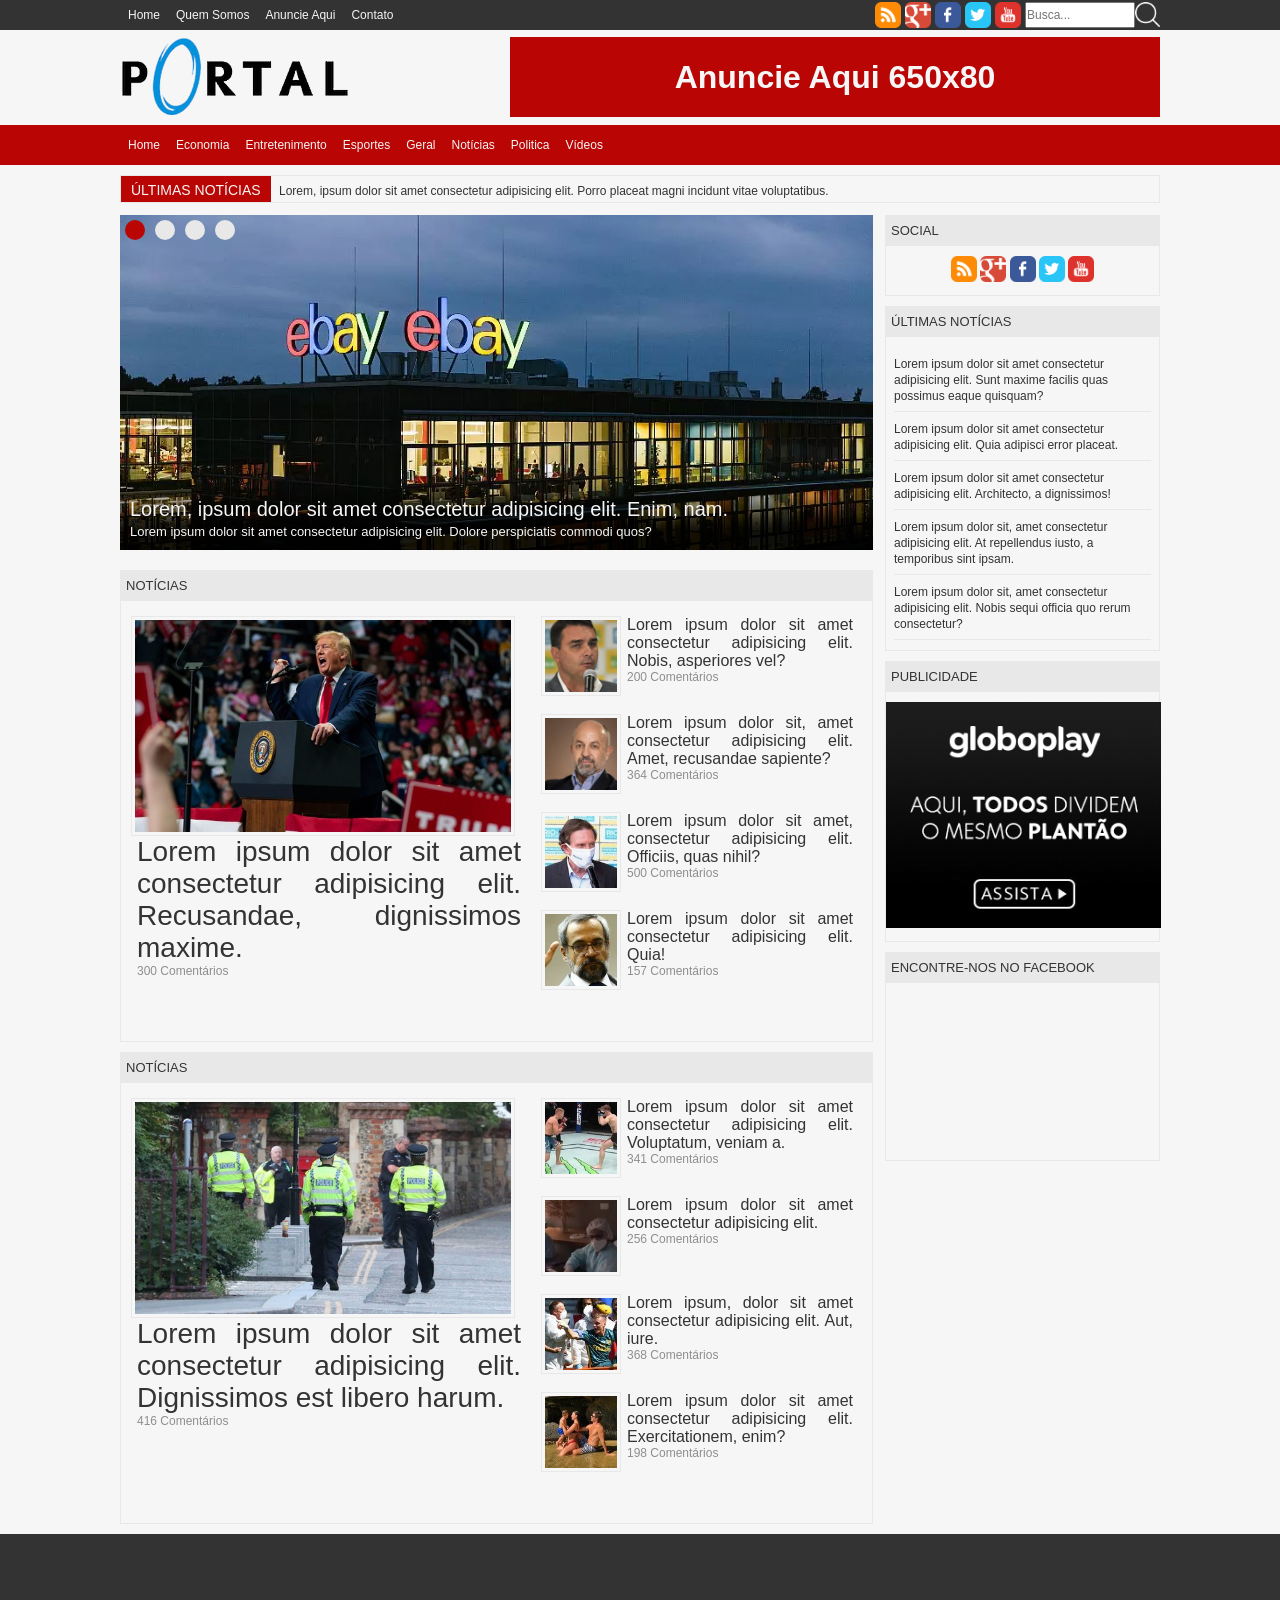
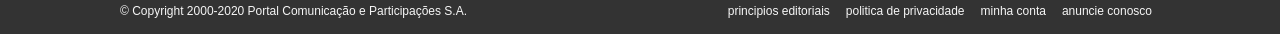
<file: portal-web-html5/index.html>
<!DOCTYPE html>
<html lang="en">

<head>
    <meta charset="UTF-8">
    <meta name="viewport" content="width=device-width, initial-scale=1.0">
    <link rel="stylesheet" href="css/style.css">
    <link rel="stylesheet" href="css/mobile.css">
    <title>Portal Web HTML5</title>
</head>

<body>

    <!-- Barra de paginas, busca e redes sociais do topo da paginas -->
    <div class="topo">
        <div class="topoint">
            <div class="topoleft">
                <ul>
                    <li><a href="#">Home</a></li>
                    <li><a href="#">Quem Somos</a></li>
                    <li><a href="#">Anuncie Aqui</a></li>
                    <li><a href="#">Contato</a></li>
                </ul>
            </div>
            <div class="toporight">
                <input type="image" src="images/lupa.png" width="25">
                <input class="topobusca" type="text" name="busca" placeholder="Busca...">
                <a href="#"><img src="images/youtube.png" width="26" height="26"></a>
                <a href="#"><img src="images/twitter.png" width="26" height="26"></a>
                <a href="#"><img src="images/facebook.png" width="26" height="26"></a>
                <a href="#"><img src="images/googleplus.png" width="26" height="26"></a>
                <a href="#"><img src="images/rss.png" width="26" height="26"></a>
            </div>
        </div>
    </div>

    <!-- Área de logo do site e publicidade -->
    <div class="topo2">
        <div class="topo2int">
            <div class="logo">
                <img src="images/logo.png" width="230">
            </div>
            <div class="banner">Anuncie Aqui 650x80</div>
        </div>
    </div>

    <!-- Menu de navegação da notícias -->
    <div class="menu">
        <div class="menuint">
            <img src="images/menu.png" alt="" width="40px" height="40px" class="menumobile" onclick="toggleMenu()">
            <ul id="menu">
                <li><a href="#">Home</a></li>
                <li><a href="#">Economia</a></li>
                <li>
                    <a href="#">Entretenimento</a>
                    <div class="submenu">
                        <div class="submenuitem"><a href="">Programas de TV</a></div>
                        <div class="submenuitem"><a href="">Séries</a></div>
                        <div class="submenuitem"><a href="">Famosos</a></div>
                        <div class="submenuitem"><a href="">Moda & Estilo</a></div>
                        <div class="submenuitem"><a href="">Gastronomia</a></div>
                        <div class="submenuitem"><a href="">Bem Estar & Saude</a></div>
                        <div class="submenuitem"><a href="">Casa & Decoração</a></div>
                        <div class="submenuitem"><a href="">Podcast</a></div>
                    </div>
                </li>
                <li>
                    <a href="#">Esportes</a>
                    <div class="submenu">
                        <div class="submenuitem"><a href="">Agenda</a></div>
                        <div class="submenuitem"><a href="">Cartola FC</a></div>
                        <div class="submenuitem"><a href="">Combate</a></div>
                        <div class="submenuitem"><a href="">e-Sports</a></div>
                        <div class="submenuitem"><a href="">Futebol</a></div>
                        <div class="submenuitem"><a href="">NBA</a></div>
                        <div class="submenuitem"><a href="">NFL</a></div>
                        <div class="submenuitem"><a href="">Combate</a></div>
                        <div class="submenuitem"><a href="">Olimpiadas</a></div>
                    </div>
                </li>
                <li><a href="#">Geral</a></li>
                <li>
                    <a href="#">Notícias</a>
                    <div class="submenu">
                        <div class="submenuitem"><a href="">Agro</a></div>
                        <div class="submenuitem"><a href="">Carros</a></div>
                        <div class="submenuitem"><a href="">Ciencia</a></div>
                        <div class="submenuitem"><a href="">Concursos</a></div>
                        <div class="submenuitem"><a href="">Educação</a></div>
                        <div class="submenuitem"><a href="">Mundo</a></div>
                        <div class="submenuitem"><a href="">Natureza</a></div>
                        <div class="submenuitem"><a href="">Tecnologia</a></div>
                        <div class="submenuitem"><a href="">Música</a></div>
                        <div class="submenuitem"><a href="">Turismo</a></div>
                    </div>
                </li>
                <li><a href="#">Politica</a></li>
                <li><a href="#">Vídeos</a></li>
            </ul>
        </div>
    </div>

    <!-- Area de destaque para as notícias mais recentes -->
    <div class="ultimasnoticias">
        <div class="ultimasnoticiasint">
            <div class="ultimas-noticias-area">
                <div class="ultimas-noticias-titulo">ÚLTIMAS NOTÍCIAS</div>
                <div class="ultimas-noticias-noticia">Lorem, ipsum dolor sit amet consectetur adipisicing elit. Porro placeat magni incidunt vitae voluptatibus. </div>
            </div>
        </div>
    </div>

    <!-- Área principal de noticias-->
    <main>
        <div class="container">

            <!-- Area de noticias do canto esquerdo do site-->
            <div class="left-side">

                <!-- Slideshow de noticias do site -->
                <div class="slideshow" id="slideshow">
                    <!-- bolinhas de link do slide -->
                    <div class="slide-pointers">
                        <div class="bolinha bolinha-ativa" onclick="mudarSlide(0)" data-value="0"></div>
                        <div class="bolinha" onclick="mudarSlide(1)" data-value="1"></div>
                        <div class="bolinha" onclick="mudarSlide(2)" data-value="2"></div>
                        <div class="bolinha" onclick="mudarSlide(3)" data-value="3"></div>
                    </div>
                    <div class="slideshow-area">
                        <!-- Slide 1 -->
                        <a href="">
                            <div class="slide" style="background-image: url('images/noticia1.webp');">
                                <div class="slide-info">
                                    <div class="slide-info-titulo">
                                        Lorem, ipsum dolor sit amet consectetur adipisicing elit. Enim, nam.
                                    </div>
                                    <div class="slide-info-subtitulo">
                                        Lorem ipsum dolor sit amet consectetur adipisicing elit. Dolore perspiciatis commodi quos?
                                    </div>
                                </div>
                            </div>
                        </a>
                        <!-- Slide 2 -->
                        <a href="">
                            <div class="slide" style="background-image: url('images/noticia2.webp');">
                                <div class="slide-info">
                                    <div class="slide-info-titulo">
                                        Lorem ipsum dolor sit amet consectetur adipisicing elit.
                                    </div>
                                    <div class="slide-info-subtitulo">
                                        Lorem ipsum dolor, sit amet consectetur adipisicing elit. Consectetur nam non earum blanditiis debitis!
                                    </div>
                                </div>
                            </div>
                        </a>
                        <!-- Slide 3 -->
                        <a href="">
                            <div class="slide" style="background-image: url('images/noticia3.webp');">
                                <div class="slide-info">
                                    <div class="slide-info-titulo">
                                        Lorem ipsum dolor sit amet consectetur adipisicing elit. Doloremque, sed veniam?
                                    </div>
                                    <div class="slide-info-subtitulo">
                                        Lorem ipsum dolor sit amet consectetur adipisicing elit. Quam quisquam eaque modi architecto.
                                    </div>
                                </div>
                            </div>
                        </a>
                        <!-- Slide 4 -->
                        <a href="">
                            <div class="slide" style="background-image: url('images/noticia4.webp');">
                                <div class="slide-info">
                                    <div class="slide-info-titulo">
                                        Lorem ipsum dolor sit amet consectetur adipisicing elit. Enim, laboriosam.
                                    </div>
                                    <div class="slide-info-subtitulo">
                                        Lorem ipsum dolor, sit amet consectetur adipisicing elit. Possimus debitis neque iste qui sit perspiciatis recusandae quam?
                                    </div>
                                </div>
                            </div>
                        </a>
                    </div>
                </div>

                <!-- Areas de Noticia 01-->
                <div class="widget">
                    <div class="widget-titulo">NOTÍCIAS</div>
                    <div class="widget-conteudo">
                        <div class="noticia-area-1 noticia-big">
                            <div class="noticia-item-1">
                                <div class="noticia-img">
                                    <img src="images/principal1.jpg" alt="" width="376px" height="212px">
                                </div>
                                <div class="noticia-titulo">
                                    Lorem ipsum dolor sit amet consectetur adipisicing elit. Recusandae, dignissimos maxime.
                                </div>
                                <div class="noticia-info">
                                    300 Comentários
                                </div>
                            </div>
                        </div>
                        <div class="noticia-area-2">
                            <div class="noticia-item-1">
                                <div class="noticia-img">
                                    <img src="images/mini1.jpg" alt="" width="72px" height="72px">
                                </div>
                                <div class="noticia-titulo">
                                    Lorem ipsum dolor sit amet consectetur adipisicing elit. Nobis, asperiores vel?
                                </div>
                                <div class="noticia-info">
                                    200 Comentários
                                </div>
                            </div>
                            <div class="noticia-item-1">
                                <div class="noticia-img">
                                    <img src="images/mini2.jpg" alt="" width="72px" height="72px">
                                </div>
                                <div class="noticia-titulo">
                                    Lorem ipsum dolor sit, amet consectetur adipisicing elit. Amet, recusandae sapiente?
                                </div>
                                <div class="noticia-info">
                                    364 Comentários
                                </div>
                            </div>
                            <div class="noticia-item-1">
                                <div class="noticia-img">
                                    <img src="images/mini3.jpg" alt="" width="72px" height="72px">
                                </div>
                                <div class="noticia-titulo">
                                    Lorem ipsum dolor sit amet, consectetur adipisicing elit. Officiis, quas nihil?
                                </div>
                                <div class="noticia-info">
                                    500 Comentários
                                </div>
                            </div>
                            <div class="noticia-item-1">
                                <div class="noticia-img">
                                    <img src="images/mini4.jpg" alt="" width="72px" height="72px">
                                </div>
                                <div class="noticia-titulo">
                                    Lorem ipsum dolor sit amet consectetur adipisicing elit. Quia!
                                </div>
                                <div class="noticia-info">
                                    157 Comentários
                                </div>
                            </div>
                        </div>
                        <div style="clear: both;"></div>
                    </div>
                </div>
                <div style="clear: both;"></div>

                <!-- Areas de Noticia 02-->
                <div class="widget">
                    <div class="widget-titulo">NOTÍCIAS</div>
                    <div class="widget-conteudo">
                        <div class="noticia-area-1 noticia-big">
                            <div class="noticia-item-1">
                                <div class="noticia-img">
                                    <img src="images/principal2.jpg" alt="" width="376px" height="212px">
                                </div>
                                <div class="noticia-titulo">
                                    Lorem ipsum dolor sit amet consectetur adipisicing elit. Dignissimos est libero harum.
                                </div>
                                <div class="noticia-info">
                                    416 Comentários
                                </div>
                            </div>
                        </div>
                        <div class="noticia-area-2">
                            <div class="noticia-item-1">
                                <div class="noticia-img">
                                    <img src="images/mini5.jpeg" alt="" width="72px" height="72px">
                                </div>
                                <div class="noticia-titulo">
                                    Lorem ipsum dolor sit amet consectetur adipisicing elit. Voluptatum, veniam a.
                                </div>
                                <div class="noticia-info">
                                    341 Comentários
                                </div>
                            </div>
                            <div class="noticia-item-1">
                                <div class="noticia-img">
                                    <img src="images/mini6.jpg" alt="" width="72px" height="72px">
                                </div>
                                <div class="noticia-titulo">
                                    Lorem ipsum dolor sit amet consectetur adipisicing elit.
                                </div>
                                <div class="noticia-info">
                                    256 Comentários
                                </div>
                            </div>
                            <div class="noticia-item-1">
                                <div class="noticia-img">
                                    <img src="images/mini7.jpg" alt="" width="72px" height="72px">
                                </div>
                                <div class="noticia-titulo">
                                    Lorem ipsum, dolor sit amet consectetur adipisicing elit. Aut, iure.
                                </div>
                                <div class="noticia-info">
                                    368 Comentários
                                </div>
                            </div>
                            <div class="noticia-item-1">
                                <div class="noticia-img">
                                    <img src="images/mini8.jpeg" alt="" width="72px" height="72px">
                                </div>
                                <div class="noticia-titulo">
                                    Lorem ipsum dolor sit amet consectetur adipisicing elit. Exercitationem, enim?
                                </div>
                                <div class="noticia-info">
                                    198 Comentários
                                </div>
                            </div>
                        </div>
                        <div style="clear: both;"></div>
                    </div>
                </div>
                <div style="clear: both;"></div>
            </div>

            <!-- sessão lateral direita do site -->
            <div class="right-side">

                <!-- Area de redes sociais -->
                <div class="widget">
                    <div class="widget-titulo">SOCIAL</div>
                    <div class="widget-conteudo">
                        <a href="#"><img src="images/rss.png" width="26" height="26"></a>
                        <a href="#"><img src="images/googleplus.png" width="26" height="26"></a>
                        <a href="#"><img src="images/facebook.png" width="26" height="26"></a>
                        <a href="#"><img src="images/twitter.png" width="26" height="26"></a>
                        <a href="#"><img src="images/youtube.png" width="26" height="26"></a>
                    </div>
                </div>

                <!-- Area de destaque para ultimas noticias -->
                <div class="widget">
                    <div class="widget-titulo">ÚLTIMAS NOTÍCIAS</div>
                    <div class="widget-conteudo">
                        <div class="noticia-item">
                            <a href="">Lorem ipsum dolor sit amet consectetur adipisicing elit. Sunt maxime facilis quas possimus eaque quisquam?</a>
                        </div>
                        <div class="noticia-item">
                            <a href="">Lorem ipsum dolor sit amet consectetur adipisicing elit. Quia adipisci error placeat.</a>
                        </div>
                        <div class="noticia-item">
                            <a href="">Lorem ipsum dolor sit amet consectetur adipisicing elit. Architecto, a dignissimos!</a>
                        </div>
                        <div class="noticia-item">
                            <a href="">Lorem ipsum dolor sit, amet consectetur adipisicing elit. At repellendus iusto, a temporibus sint ipsam.</a>
                        </div>
                        <div class="noticia-item">
                            <a href="">Lorem ipsum dolor sit, amet consectetur adipisicing elit. Nobis sequi officia quo rerum consectetur?</a>
                        </div>
                    </div>
                </div>

                <!-- Area de publicidade -->
                <div class="widget">
                    <div class="widget-titulo">PUBLICIDADE</div>
                    <div class="widget-conteudo">
                        <img src="images/banner_globoplay.png" width="275">
                    </div>
                </div>

                <!-- Area de divulgação de pagina do Facebook -->
                <div class="widget">
                    <div class="widget-titulo">ENCONTRE-NOS NO FACEBOOK</div>
                    <div class="widget-conteudo">
                        <iframe src="https://www.facebook.com/plugins/page.php?href=https%3A%2F%2Fwww.facebook.com%2FBurgerKingBrasil%2F&tabs&width=340&height=154&small_header=true&adapt_container_width=true&hide_cover=false&show_facepile=true&appId" width="275" height="154"
                            style="border:none;overflow:hidden" scrolling="no" frameborder="0" allowTransparency="true" allow="encrypted-media"></iframe>
                    </div>
                </div>
            </div>
        </div>
    </main>

    <div style="clear: both;"></div>

    <footer>
        <div class="footer-int">
            <div class="footer-left">
                &copy; Copyright 2000-2020 Portal Comunicação e Participações S.A.
            </div>
            <div class="footer-right">
                <ul>
                    <li>principios editoriais</li>
                    <li>politica de privacidade</li>
                    <li>minha conta </li>
                    <li>anuncie conosco</li>
                </ul>
            </div>
        </div>
    </footer>

    <script type="text/javascript" src="js/script.js"></script>

</body>

</html>
</file>
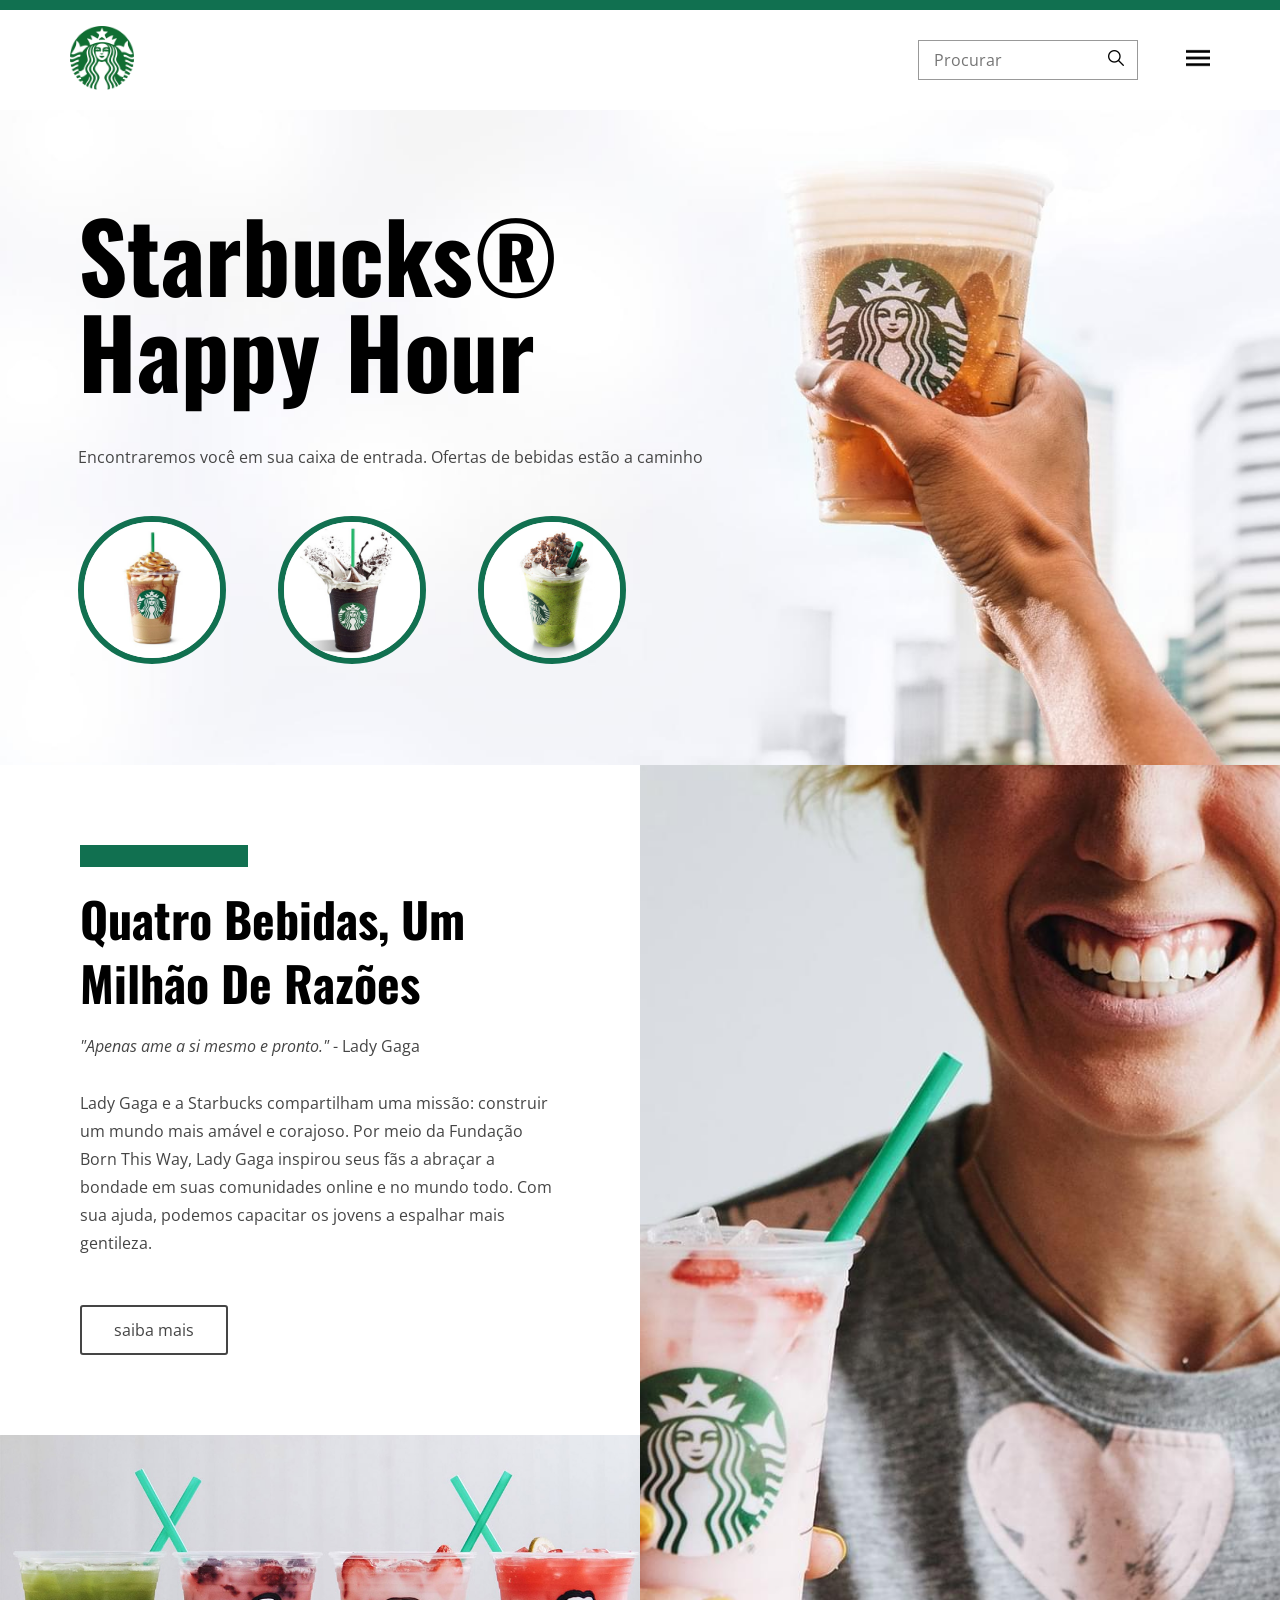
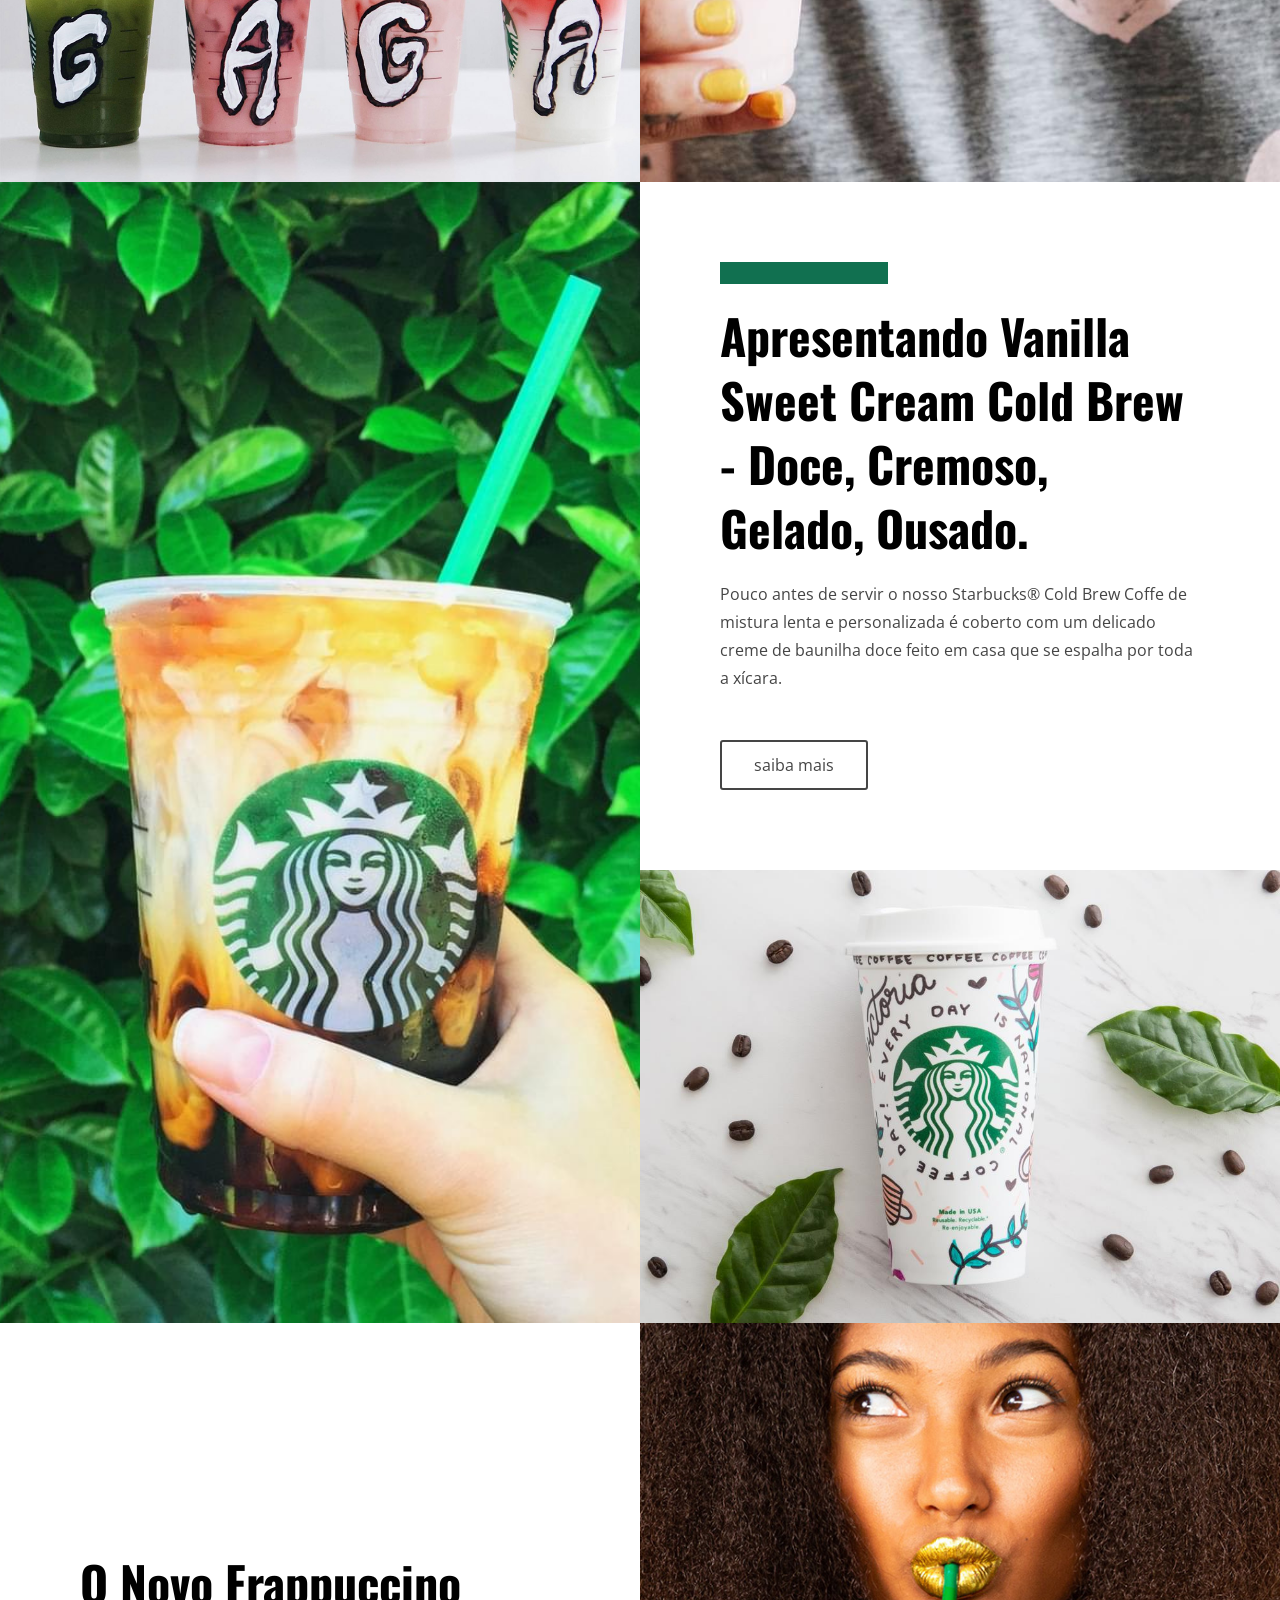
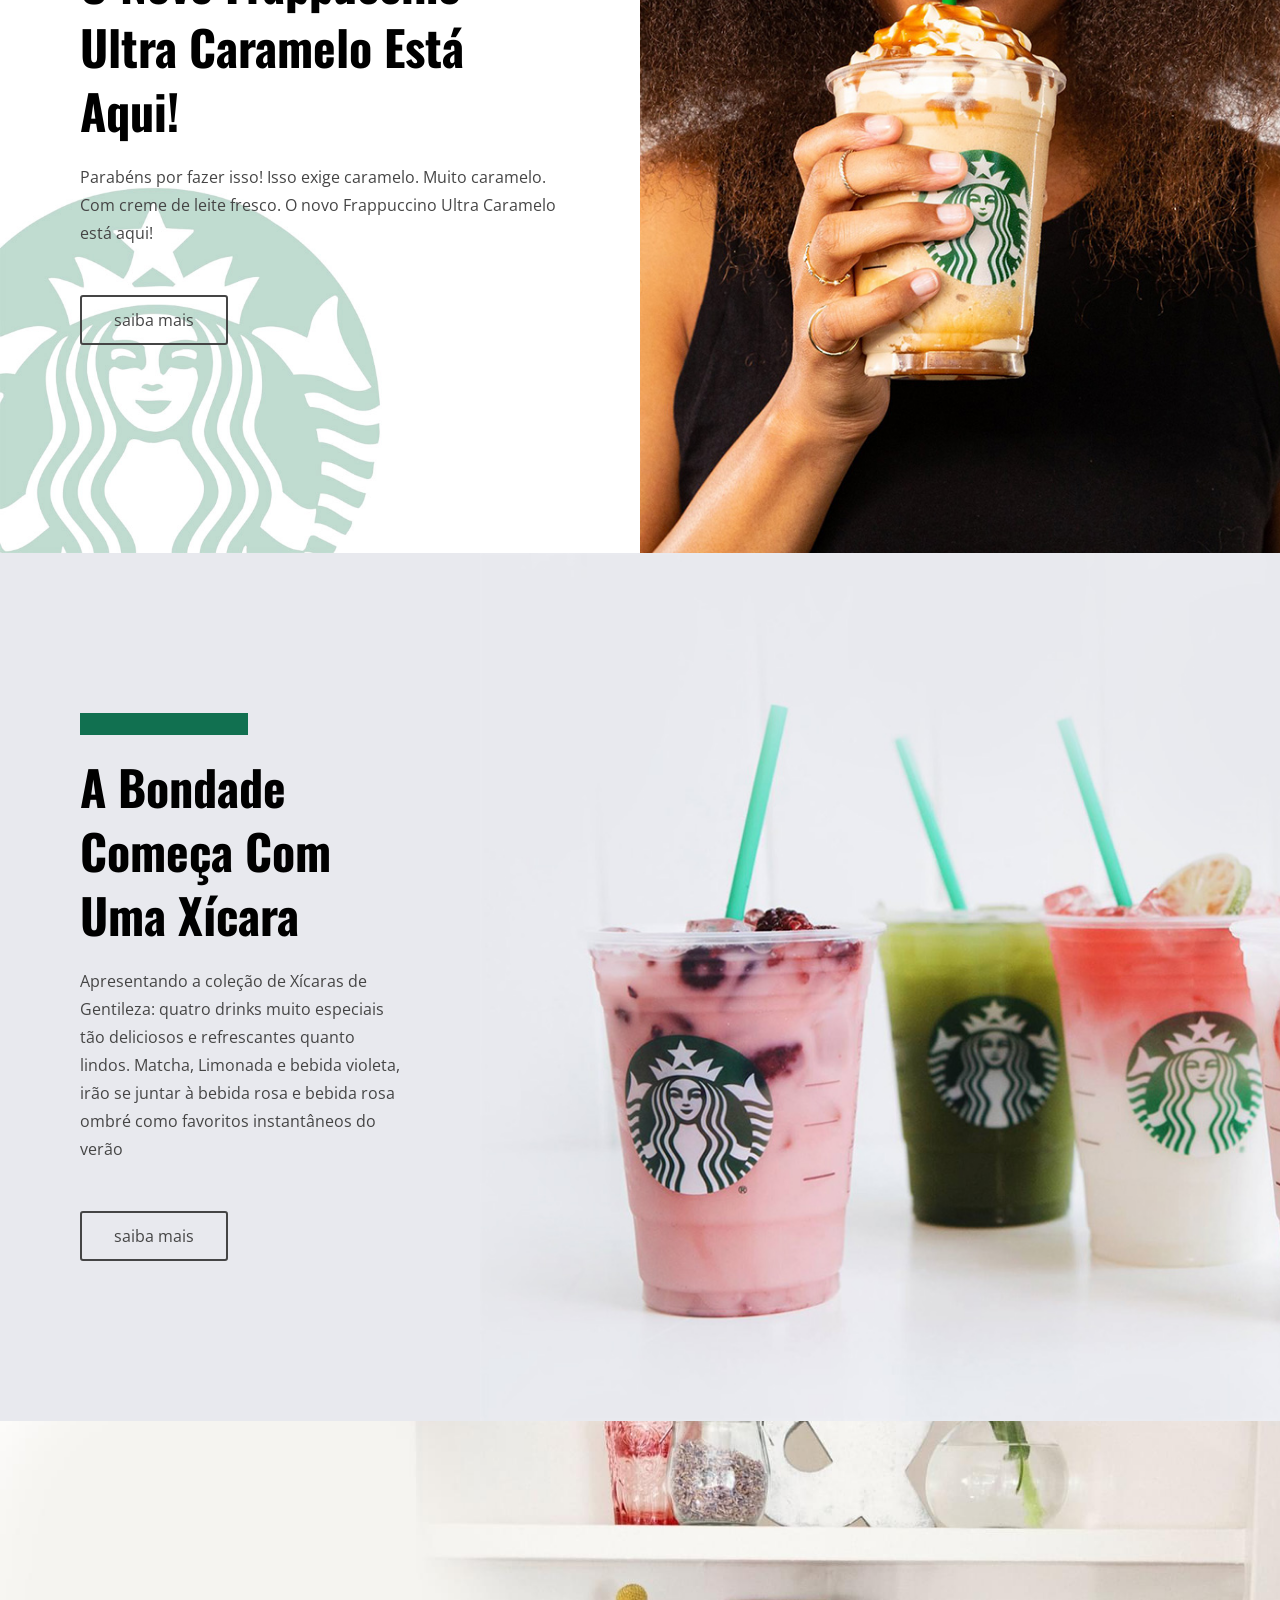
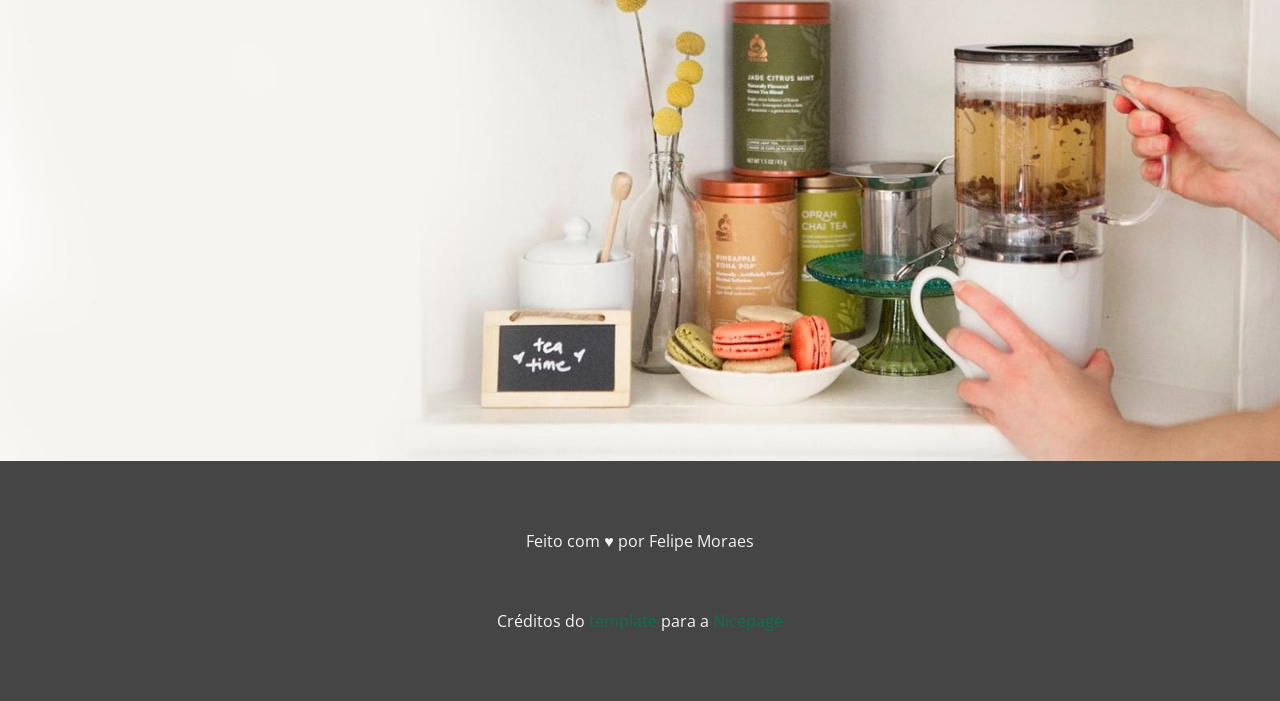
<file: starbucks-template/index.html>
<!DOCTYPE html>
<html lang="pt-br">

<head>
    <meta charset="UTF-8">
    <meta name="viewport" content="width=device-width, initial-scale=1.0">
    <link rel="stylesheet" href="assets/css/style.css">
    <title>Starbucks® | Site Oficial</title>
</head>

<body>

    <header>
        <div class="line"></div>
        <div class="container header--area">
            <div class="header-left">
                <a href="#">
                    <img src="assets/images/logo.png" alt="">
                </a>
            </div>  
            <div class="header-right">
               <div class="header--search">
                    <form action="">
                        <input type="text" name="search" placeholder="Procurar" />
                        <button>
                            <img src="assets/images/loupe.png" alt="">
                        </button>
                    </form>
               </div>
               <div class="header--menu">
                   <img src="assets/images/menu.png" alt="">
               </div>
            </div>
        </div>
    </header>

    <section class="banner">
        <div class="container">
            <h1>Starbucks® <br>Happy Hour</h1>
            <p>Encontraremos você em sua caixa de entrada. Ofertas de bebidas estão a caminho</p>
            <div class="banner--images">
                <img src="assets/images/c1.jpg" alt="">
                <img src="assets/images/c2.jpg" alt="">
                <img src="assets/images/c3.jpg" alt="">
            </div>
        </div>
    </section>

    <section class="area-1">
        <div class="area-1--content">
            <div class="bar"></div>
            <h2>Quatro Bebidas, Um Milhão De Razões</h2>
            <div class="area-1--quote"><em>"Apenas ame a si mesmo e pronto."</em> - Lady Gaga</div>
            <div class="area-1--text">Lady Gaga e a Starbucks compartilham uma missão: construir um mundo mais amável e corajoso. Por meio da Fundação Born This Way, Lady Gaga inspirou seus fãs a abraçar a bondade em suas comunidades online e no mundo todo. Com sua ajuda, podemos capacitar os jovens a espalhar mais gentileza.</div>
            <a href="" class="button">saiba mais</a>
        </div>
        <div class="area-1--img-1"></div>
        <div class="area-1--img-2"></div>
    </section>

    <section class="area-2">
        <div class="area-2--content">
            <div class="bar"></div>
            <h2>Apresentando Vanilla Sweet Cream Cold Brew - Doce, Cremoso, Gelado, Ousado.</h2>
            <div class="area-2--text">Pouco antes de servir o nosso Starbucks® Cold Brew Coffe de mistura lenta e personalizada é coberto com um delicado creme de baunilha doce feito em casa que se espalha por toda a xícara.</div>
            <a href="" class="button">saiba mais</a>
        </div>
        <div class="area-2--img-1"></div>
        <div class="area-2--img-2"></div>
    </section>

    <section class="area-3">
        <div class="area-3--content">
            <h2>O Novo Frappuccino Ultra Caramelo Está Aqui!</h2>
            <div class="area-2--text">Parabéns por fazer isso! Isso exige caramelo. Muito caramelo. Com creme de leite fresco. O novo Frappuccino Ultra Caramelo está aqui!</div>
            <a href="" class="button">saiba mais</a>
        </div>
        <div class="area-3--img-1"></div>
    </section>

    <section class="area-4">
       <div class="area-4--content">
            <div class="bar"></div>
            <h2>A Bondade Começa Com Uma Xícara</h2>
            <div class="area-4--text">Apresentando a coleção de Xícaras de Gentileza: quatro drinks muito especiais tão deliciosos e refrescantes quanto lindos. Matcha, Limonada e bebida violeta, irão se juntar à bebida rosa e bebida rosa ombré como favoritos instantâneos do verão</div>
            <a href="" class="button">saiba mais</a>   
       </div> 
       <div class="area-4--img-1"></div>
    </section>

    <section class="area-5"></section>

    <footer>
        Feito com ♥ por Felipe Moraes
        <br>
        Créditos do <a href="https://nicepage.com/ht/17223/starbucks-coffee-html-template" target="_blank">template</a> para a <a href="https://nicepage.com" target="_blank">Nicepage</a>
    </footer>
</body>
</html>
</file>
<file: portal-web-html5/css/style.css>
* {
    margin: 0;
    padding: 0;
    box-sizing: border-box;
    font-family: Arial, sans-serif;
    font-size: 12px;
}

body {
    background-color: #F6F6F6;
    color: #333;
}

.menumobile {
    display: none;
}



/* BARRA DE TOPO 1 */

.topo {
    height: 30px;
    background-color: #333;
}

.topoint {
    width: 100%;
    max-width: 1040px;
    margin: auto;
}

.topoleft {
    width: 50%;
    height: 30px;
    float: left;
}

.toporight {
    width: 50%;
    height: 28px;
    float: right;
    margin-top: 2px;
}

.topoleft ul {
    list-style: none;
}

.topoleft li {
    float: left;
    color: #F6F6F6;
    line-height: 30px;
    margin: 0 8px;
}

.topoleft li a {
    text-decoration: none;
    color: #F6F6F6
}

.topoleft a.ativo {
    color: #B90504;
}

.topoleft a:hover {
    color: #990100;
}

.topobusca {
    width: 110px;
    height: 26px;
    outline: 0;
}

.toporight a {
    float: right;
}

.toporight input {
    float: right;
}

.toporight img {
    margin-right: 4px;
}


/* BARRA DE TOPO 2 */

.topo2 {
    color: 333;
    height: 95px;
}

.topo2int {
    width: 100%;
    max-width: 1040px;
    margin: auto;
    height: 95px;
}

.logo {
    width: 320px;
    height: 89px;
    float: left;
    margin-top: 6px;
}

.topo2 .banner {
    width: 650px;
    height: 80px;
    float: right;
    margin-top: 7px;
    background-color: #B90504;
    color: #F6F6F6;
    text-align: center;
    line-height: 80px;
    font-weight: bold;
    font-size: 32px;
}


/* MENU */

.menu {
    height: 40px;
    background-color: #B90504;
}

.menuint {
    width: 100%;
    max-width: 1040px;
    height: 40px;
    margin: auto;
}

.menu ul {
    margin: 0;
    padding: 0;
    list-style: none;
}

.menu li {
    float: left;
    height: 40px;
    line-height: 40px;
    padding-left: 8px;
    padding-right: 8px;
}

.menu li:hover {
    background-color: #990100;
}

.menu a {
    color: #F6F6F6;
    text-decoration: none;
}

.submenu {
    width: 150px;
    background-color: #B90504;
    position: absolute;
    display: none;
    margin-left: -8px;
}

.menu li:hover .submenu {
    display: block;
}

.submenuitem {
    width: 140px;
    height: 30px;
    line-height: 30px;
    padding-left: 10px;
}

.submenuitem:hover {
    width: 100%;
    background-color: #990100;
}


/* Ultimas noticias */

.ultimasnoticias {
    height: 40px;
}

.ultimasnoticiasint {
    width: 100%;
    height: 40px;
    max-width: 1040px;
    margin: auto;
}

.ultimas-noticias-area {
    height: 28px;
    background-color: #F6F6F6;
    margin-top: 10px;
    border: 1px solid #E8E8E8
}

.ultimas-noticias-titulo {
    background-color: #B90504;
    color: #F6F6F6;
    height: 26px;
    display: inline-block;
    line-height: 28px;
    padding: 0 10px;
    font-size: 14px;
}

.ultimas-noticias-noticia {
    color: #333;
    height: 28px;
    line-height: 28px;
    padding: 0 5px;
    display: inline-block;
 
}


/* MAIN */

.container {
    width: 100%;
    max-width: 1040px;
    margin: auto;
}

.right-side {
    width: 275px;
    float: right;
    margin-left: 12px;
}

.left-side {
    float: left;
    width: 753px;
}

.slideshow {
    height: 335px;
    overflow: hidden;
    margin-bottom: 20px;
}

.slide-pointers {
    position: absolute;
    height: 30px;
    width: 200px;
}

.bolinha {
    float: left;
    background-color: #E8E8E8;
    width: 20px;
    height: 20px;
    margin: 5px 5px;
    border-radius: 10px;
    cursor: pointer;
}

.bolinha-ativa {
    background-color: #B90504;
}

.bolinha:hover {
    background-color: #990100;
}

.slideshow-area {
    height: 335px;
    background-color: #990100;
    transition: all 0.3s;
}

.slide {
    height: 335px;
    float: left;
    background-repeat: no-repeat;
    background-position: center;
    background-size: cover;
}

.slide-info {
    height: 70px;
    background-image: url('../images/slideshow_bg.png');
    background-size: auto 70px;
    margin-top: 265px;
}

.slide-info-titulo {
    font-size: 20px;
    color: #F6F6F6;
    padding: 18px 0 0 10px;
}

.slide-info-subtitulo {
    font-size: 13px;
    color: #F6F6F6;
    padding: 3px 10px;
}

.widget {
    border: 1px solid #E8E8E8;
    background-color: #F6F6F6;
    margin-bottom: 10px;
}

.widget-titulo {
    height: 30px;
    border-bottom: 1px solid #E8E8E8;
    background-color: #E8E8E8;
    line-height: 30px;
    padding-left: 5px;
    font-size: 13px;
}

.widget-conteudo {
    text-align: center;
    padding: 10px 0;
}

.noticia-item {
    font-size: 14px;
    text-align: left;
    margin: 0px 8px;
    padding: 8px 0px;
    border-bottom: 1px solid #E8E8E8;
}

.noticia-item a {
    text-decoration: none;
    color: #333;
}

.noticia-item a:hover {
    color: #990100;
}

.noticia-area-1 {
    width: 410px;
    float: left;
    height: 420px;  
}

.noticia-area-2 {
    width: 320px;
    height: 420px;
    float: left;
}

.noticia-item-1 {
    text-align: justify;
    height: 88px;
    margin-bottom: 10px;
    margin-top: 5px;
}

.noticia-img {
    float: left;
    width: 80px;
    height: 80px;
    border: 1px solid #E8E8E8;
    padding: 3px;
    cursor: pointer;
}

.noticia-titulo {
    float: left;
    width: 226px;
    margin-left: 6px;
    font-size: 16px;
    cursor: pointer;
}

.noticia-titulo:hover {
    color: #990100;
}

.noticia-info {
    width: 226px;
    font-size: 12px;
    margin-left: 6px;
    color: #8E8E8E;
    float: left;
}

.noticia-info:hover {
    color: #333;
}

.noticia-big {
    margin-left: 10px;
}

.noticia-big .noticia-img {
    width: 384px;
    height: 220px;
}

.noticia-big .noticia-img {
    width: 384px;
    height: 220px;
}

.noticia-big .noticia-titulo {
    font-size: 28px;
    width: 384px;
}


/* Footer */

footer {
    height: 100px;
    background-color: #333;
    color: #F6F6F6;
    font-size: 16px;
}

.footer-int {
    width: 100%;
    max-width: 1040px;
    margin: auto;
}

.footer-left {
    padding-top: 70px;
    float: left;
}

.footer-right {
    float: right;
    padding-top: 70px;
}

.footer-right ul {
    list-style: none;
}

.footer-right li {
    float: left;
    margin: 0 8px;
    cursor: pointer;
}

.footer-right li:hover {
    color: #990100;
}
</file>
<file: portal-web-html5/css/mobile.css>
@media only screen and (min-width: 1061px) {
    #menu {
        display: block !important;
    }
}


@media only screen and (min-width: 910px) and (max-width: 1060px) {
    
    #menu {
        display: block !important;
    }
        
    .topoint,
    .topo2int,
    .menuint,
    .ultimasnoticiasint,
    .container,
    .footer-int {
        max-width: 890px;
    }
    .left-side {
        max-width: 600px;
    }
    .banner {
        display: none;
    }
    .noticia-area-1 {
        max-width: 268px;
    }
    .noticia-big .noticia-img,
    .noticia-big .noticia-titulo {
        width: 235px;
    }
    .noticia-big .noticia-img img {
        width: 225px;
    }
    .noticia-big .noticia-titulo {
        font-size: 20px;
        text-align: left;
    }
}

@media only screen and (min-width: 790px) and (max-width: 909px) {
    
    #menu {
        display: block !important;
    }
    
    .topoint,
    .topo2int,
    .menuint,
    .ultimasnoticiasint,
    .container,
    .footer-int {
        max-width: 768px;
    }
    .logo {
        float: none;
        margin: auto;
    }
    .left-side {
        float: none;
        width: auto;
    }
    .right-side {
        display: none;
    }
    .banner {
        display: none;
    }
    .noticia-area-1 {
        max-width: 380px;
    }
    .noticia-big .noticia-img,
    .noticia-big .noticia-titulo {
        width: 380px;
    }
    .noticia-big .noticia-img img {
        width: 370px;
    }
    .noticia-big .noticia-titulo {
        font-size: 24px;
        text-align: left;
    }
    .footer-left {
        padding-top: 45px;
        float: none;
        width: auto;
        text-align: center;
    }
    .footer-right {
        display: none;
    }
}

@media only screen and (max-width: 789px) {
    /* MENU MOBILE */
    .menumobile {
        display: block;
    }

    #menu {
        display: none;
    }

    .menu ul {
        position: absolute;
        background-color: #B90504;
        z-index: 10;
    }
    .menu li {
        float: none;
        height: auto;
    }
    .submenu {
        position: static;
        display: block;
    }
    .topoint,
    .topo2int,
    .menuint,
    .ultimasnoticiasint,
    .container,
    .footer-int {
        max-width: 320px;
    }
    .logo {
        float: none;
        margin: auto;
        margin-top: 5px;
    }
    .topo2int {
        text-align: center;
    }
    .topoleft {
        display: none;
    }
    .toporight {
        width: 100%;
        float: left;
    }
    .toporight a {
        float: left;
    }
    .ultimasnoticias {
        display: none;
    }
    .left-side {
        margin-top: 10px;
        float: none;
        width: auto;
    }
    .slide-info-titulo {
        font-size: 14px;
    }
    .slide-info-subtitulo {
        display: none;
    }
    .right-side {
        display: none;
    }
    .banner {
        display: none;
    }
    .noticia-area-1 {
        max-width: 300px;
        height: auto;
    }
    .noticia-area-2 {
        width: 290px;
        margin: auto;
        float: none;
        clear: both;
        padding-top: 20px;
    }
    .noticia-titulo {
        width: 200px;
    }
    .noticia-info {
        width: 200px;
    }
    .noticia-big .noticia-img,
    .noticia-big .noticia-titulo {
        width: 300px;
    }
    .noticia-big .noticia-img img {
        width: 290px;
    }
    .noticia-big .noticia-titulo {
        font-size: 24px;
        text-align: left;
    }
    .footer-left {
        padding-top: 45px;
        float: none;
        width: auto;
        text-align: center;
    }
    .footer-right {
        display: none;
    }
    .noticia-item-1 {
        clear: both;
    }
}
</file>
<file: starbucks-template/assets/css/style.css>
@import url('https://fonts.googleapis.com/css2?family=Open+Sans:ital@0;1&family=Oswald:wght@400;700&display=swap');

* {
    font-family: 'Open Sans', sans-serif;
    padding: 0;
    margin: 0;
    box-sizing: border-box;
    color: #454545;
}

.container {
    max-width: 1140px;
    margin: auto;
}

.bar {
    background-color: #117050;
    height: 22px;
    width: 168px;
}

h1 {
    font-family: 'Oswald', sans-serif;
    font-weight: bold;
    font-size: 96px;
    line-height: 96px;
    margin-bottom: 48px;
    color: black;
}

h2 {
    font-family: 'Oswald', sans-serif;
    font-weight: bold;
    font-size: 48px;
    line-height: 64px;
    margin: 20px 0;
    color: black;
}

.button {
    display: inline-block;
    border: 2px solid #454545;
    padding: 12px 32px;
    text-decoration: none;
    border-radius: 3px;
}
.button:hover {
    color: #f5f5f5;
    background-color: #454545;
}

/* HEADER */
header .line {
    background-color: #117050;
    height: 10px;
}

.header--area {
    display: flex;
    justify-content: space-between;
    height: 100px;
    align-items: center;
}

.header-left img {
    width: 64px;
    height: 64px;
}

.header-right {
    display: flex;
    align-items: center;
}

.header--search form {
    display: flex;
}

.header--search input {
    font-size: 16px;
    padding: 8px 15px;
    border: 1px solid #999;
    outline: 0;
    width: 100%;
    max-width: 280px;
}

.header--search button {
    border: 0;
    background: transparent;
    margin-left: -30px;
    cursor: pointer;
}

.header--search button img {
    height: 16px;
    width: 16px;
}

.header--menu {
    margin-left: 48px;
    cursor: pointer;
}

.header--menu img {
    width: 24px;
    height: 24px;
}

/* BANNER INICIAL */
.banner {
    background-image: url('../images/bg.jpg');
    background-position: center;
    background-size: cover;
    background-repeat: no-repeat;
    padding-top: 96px;
    padding-bottom: 96px;
    padding-left: 16px;
}

.banner--images {
    margin-top: 48px;
}

.banner--images img{
    width: 148px;
    height: 148px;
    border: 6px solid #117050;
    border-radius: 50%;
    margin-right: 48px;
}

/* AREA 1 */

.area-1 {
    display: grid;
    grid-template-columns: repeat(2, 1fr);
}

.area-1--content {
    padding: 80px;
}

.area-1--quote {
    margin-bottom: 32px;
}

.area-1--text {
    margin-bottom: 48px;
    line-height: 28px;
}

.area-1--img-1 {
    background-image: url('../images/f2.jpg');
    background-size: cover;
    background-position: center;
    height: 347px;
}

.area-1--img-2 {
    background-image: url('../images/f1.jpg');
    grid-column: 2 / 3;
    grid-row: 1 / 3;
    background-size: cover;
    background-position: center
}

/* AREA 2 - SECTION */

.area-2 {
    display: grid;
    grid-template-columns: repeat(2, 1fr);
}

.area-2--content {
    padding: 80px;
}

.area-2--text {
    margin-bottom: 48px;
    line-height: 28px;
}

.area-2--img-1 {
    background-image: url('../images/f4.jpg');
    background-size: cover;
    background-position: center;
    height: 453px;
}

.area-2--img-2 {
    background-image: url('../images/f3.jpg');
    grid-column: 1 / 2;
    grid-row: 1 / 3;
    background-size: cover;
    background-position: center
}

/* AREA 2 - SECTION */
.area-3 {
    display: grid;
    grid-template-columns: repeat(2, 1fr);
}

.area-3--content {
    padding: 208px 80px;
    background-image: url('../images/bg2.jpg');
    background-size: cover;
    background-position: left;
}

.area-3--text {
    margin-bottom: 48px;
    line-height: 28px;
}

.area-3--img-1 {
    background-image: url('../images/f5.jpg');
    background-size: cover;
    background-position: center;
}

/* Area 4 - SECTION */
.area-4 {
    display: grid;
    grid-template-columns: 480px 1fr;
    background-color: #e8e9ee;
}

.area-4--content {
    padding: 160px 80px;
}

.area-4--text {
    margin-bottom: 48px;
    line-height: 28px;
}

.area-4--img-1 {
    background-image: url('../images/bg3.jpg');
    background-size: cover;
    background-position: left;
}

/* Area 5 - Section */
.area-5 {
    background-image: url('../images/bg4.jpg');
    background-size: cover;
    background-position: center;
    height: 640px;
}

/* Rodapé */
footer {
    background-color: #454545;
    color: #f5f5f5;
    padding: 40px;
    text-align: center;
    line-height: 80px;
}

footer a {
    color: #117050;
    text-decoration: none;
}

footer a:hover {
    text-decoration: underline;
}

/* Ajustes de responsividade */
@media (min-width: 769px) and (max-width: 1140px) {
    .container {
        padding-left: 20px;
        padding-right: 20px;
    }
}

@media (min-width: 500px) and (max-width: 768px) {
    .container {
        padding-left: 20px;
        padding-right: 20px;
    }   

    .area-1 {
        grid-template-columns: 3fr 2fr;
    }

    .area-2 {
        grid-template-columns: 2fr 3fr;
    }

    .area-3 {
        grid-template-columns: 3fr 2fr;
    }
}

@media (max-width: 499px) {
    .container {
        padding-left: 20px;
        padding-right: 20px;
    }   

    .header--menu {
        margin-left: 24px;
    }

    .header--search input {
        max-width: 160px;
    }   
    
    h1 {
        font-size: 48px;
        line-height: 64px;
    }

    h2 {
        font-size: 32px;
        line-height: 40px;
    }

    .banner--images img{
        width: 72px;
        height: 72px;
        border: 3px solid #117050;
        border-radius: 50%;
        margin-right: 12px;
    }

    .area-1,
    .area-2,
    .area-3,
    .area-4 {
        grid-template-columns: 1fr;
    }

    .area-4 {
        background-color: #fff;
    }

    .area-5 {
        height: 200px;
    }

    .area-1--content,
    .area-2--content,
    .area-3--content,
    .area-4--content {
        padding: 40px;
    }

    .area-1--img-1 {
        height: 240px;
    }

    footer {
        line-height: 40px;
        padding: 32px 16px;
    }
}
</file>
